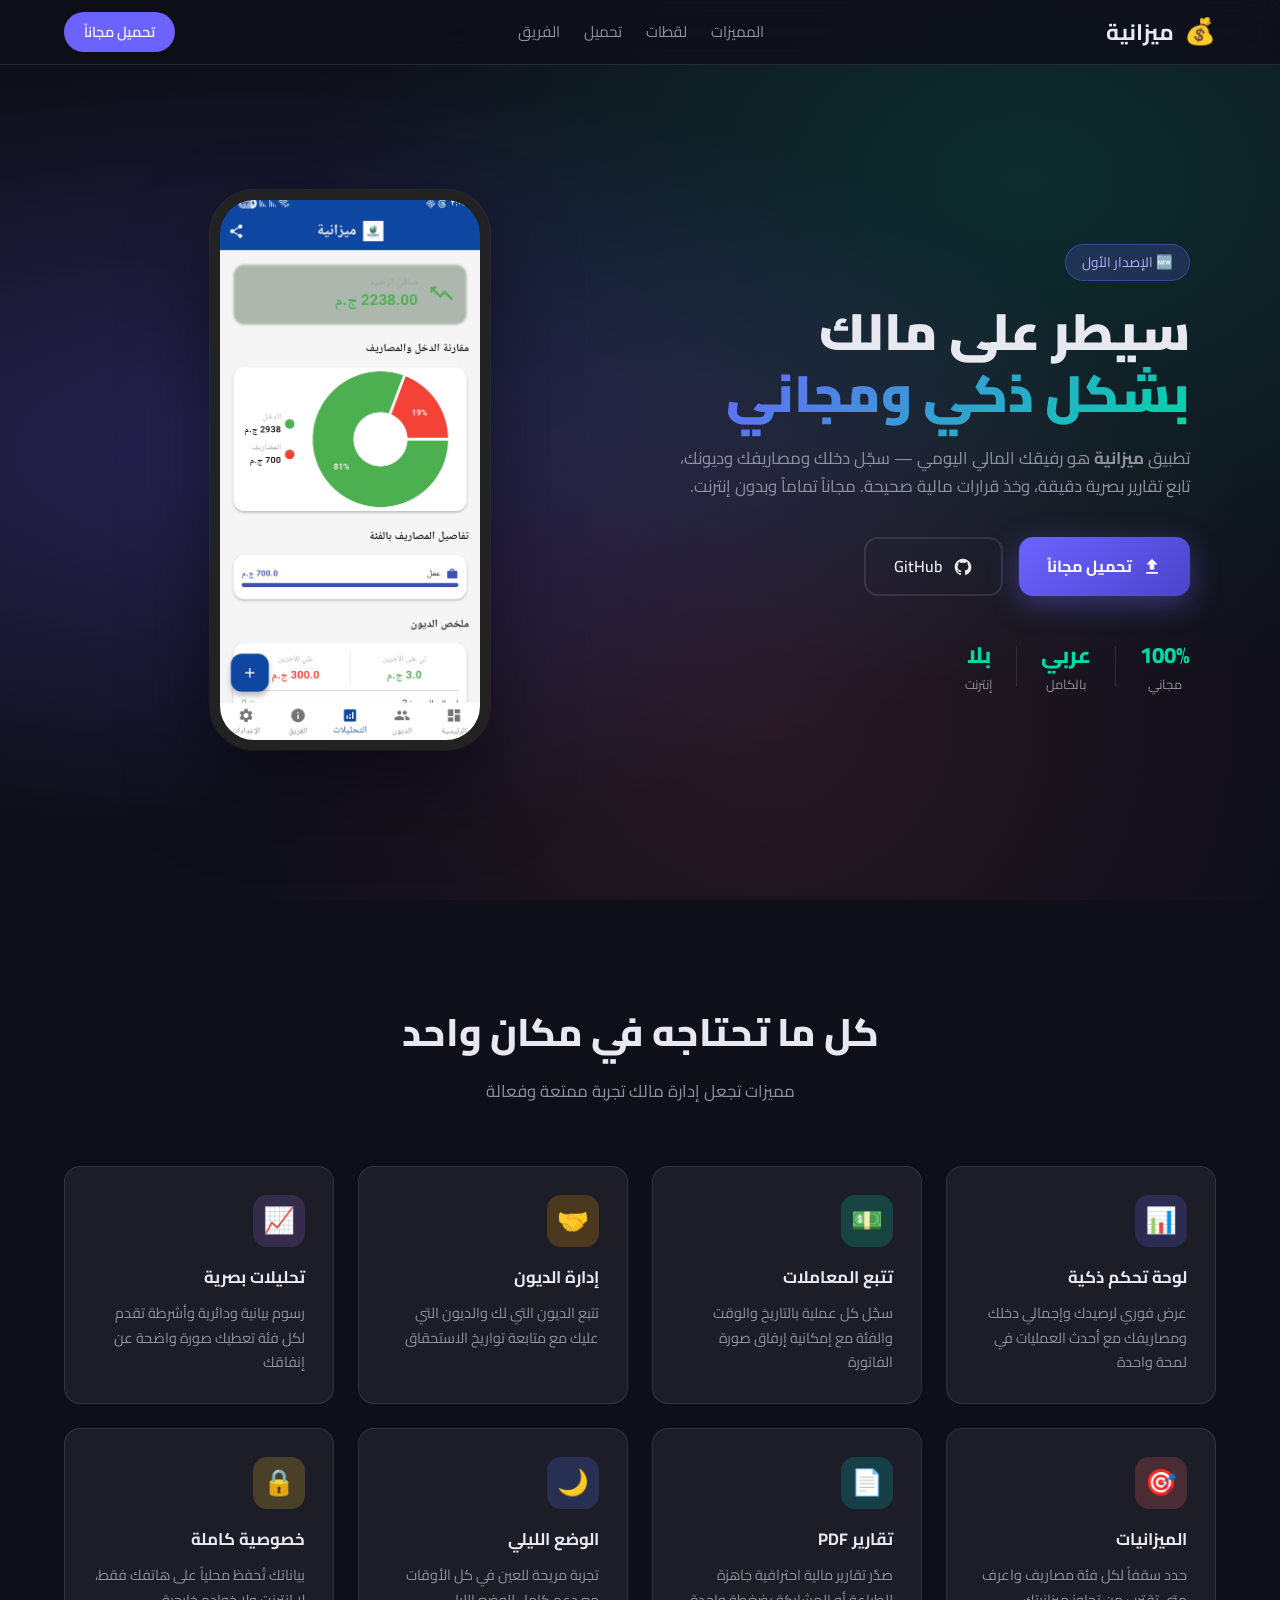
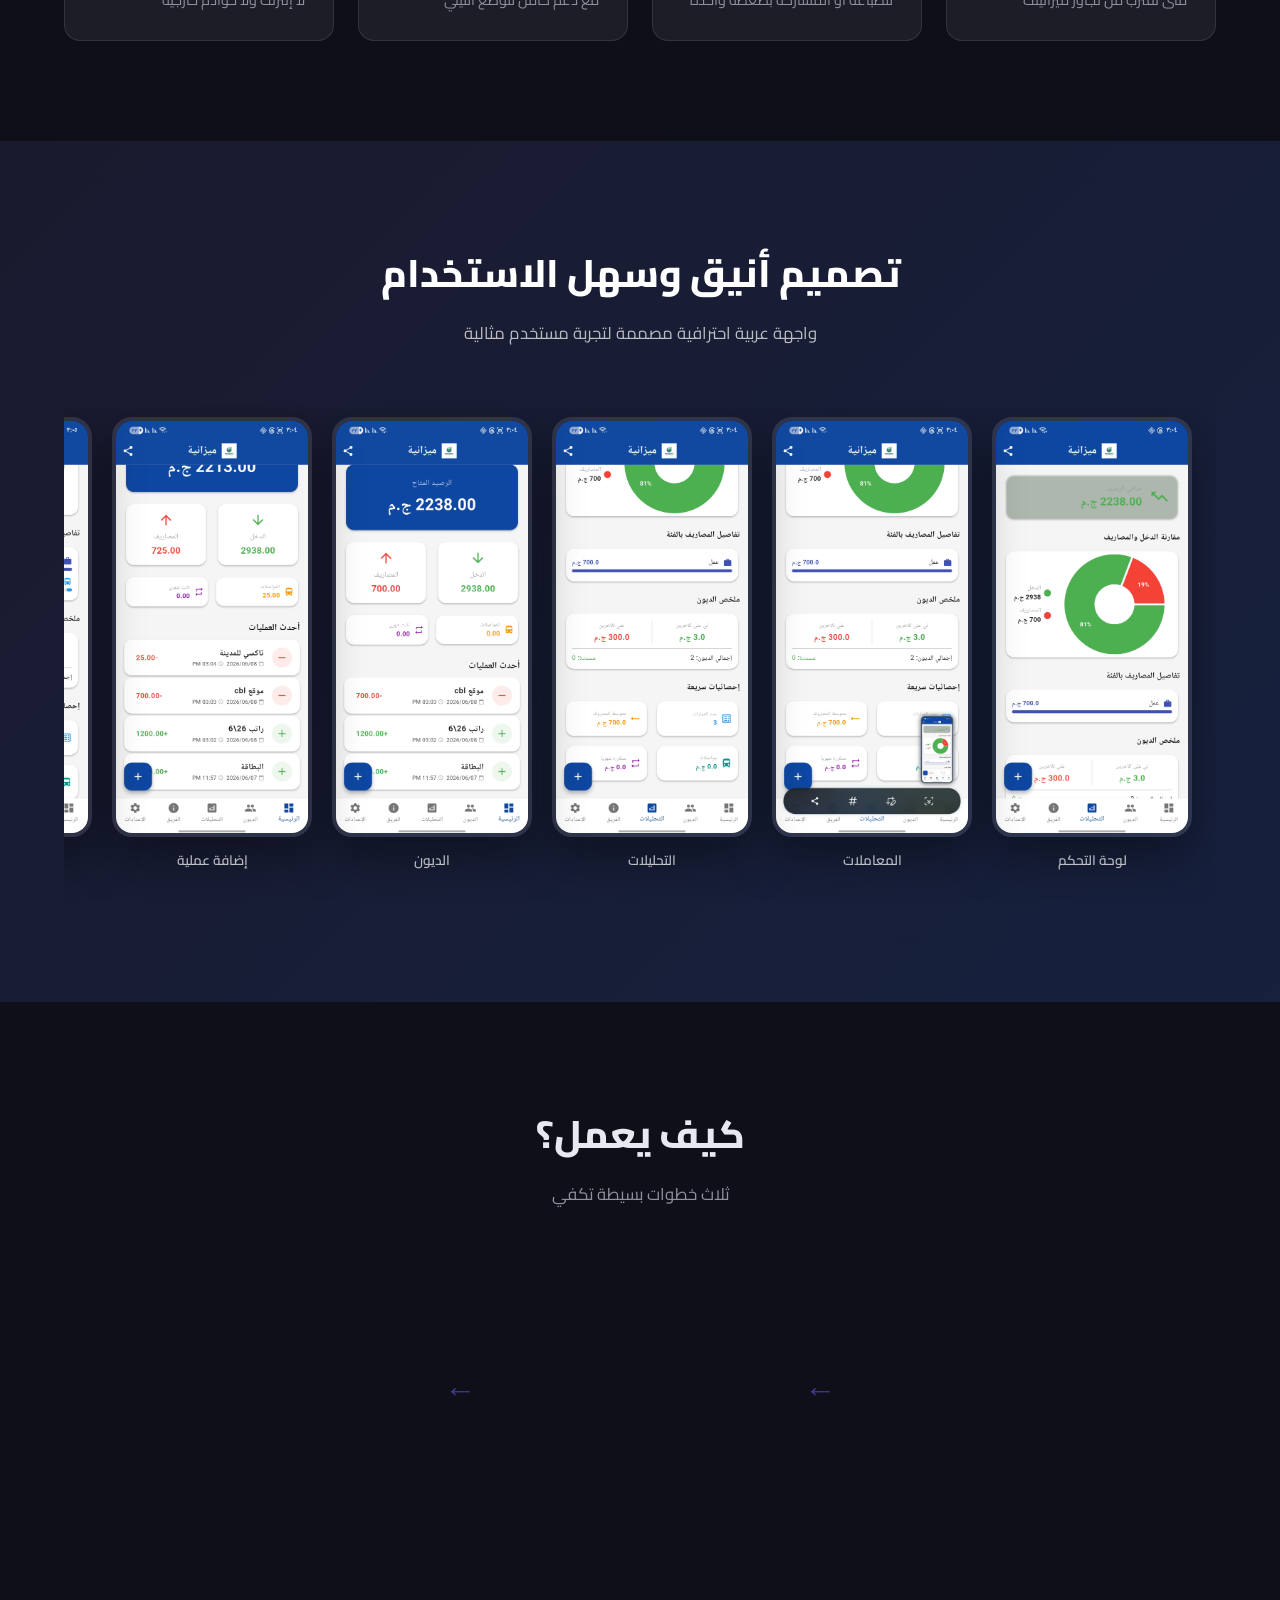
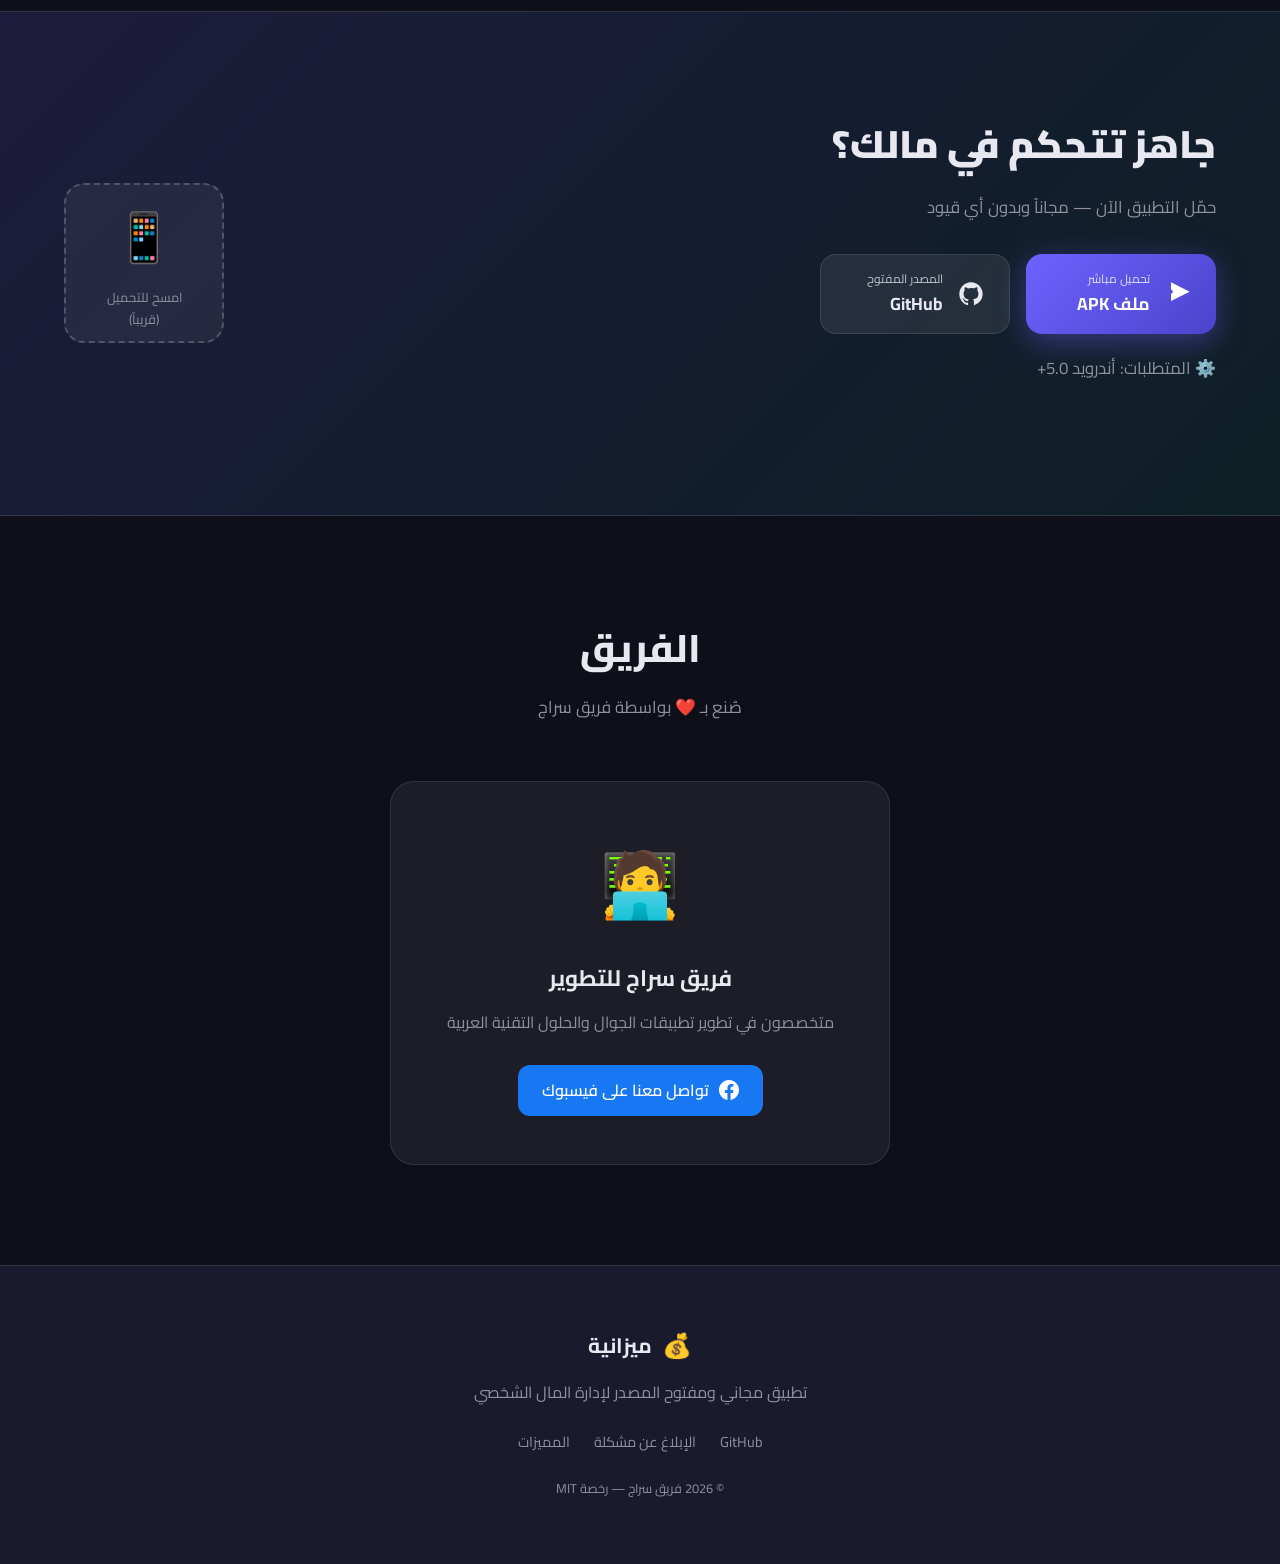
<file: nsher/index.html>
<!DOCTYPE html>
<html lang="ar" dir="rtl">
<head>
  <meta charset="UTF-8" />
  <meta name="viewport" content="width=device-width, initial-scale=1.0" />
  <meta name="description" content="ميزانية - تطبيق إدارة المال الشخصي العربي المجاني. تتبع دخلك ومصاريفك وديونك بسهولة مع تقارير بصرية احترافية." />
  <meta name="keywords" content="ميزانية, إدارة مال, تطبيق عربي, مصاريف, دخل, ديون, تقارير مالية" />
  <meta property="og:title" content="ميزانية - تطبيق إدارة المال الشخصي" />
  <meta property="og:description" content="تطبيق عربي متكامل لإدارة مالية ذكية وسهلة على هاتفك" />
  <meta property="og:type" content="website" />
  <title>ميزانية - تطبيق إدارة المال الشخصي</title>
  <link rel="preconnect" href="https://fonts.googleapis.com" />
  <link rel="preconnect" href="https://fonts.gstatic.com" crossorigin />
  <link href="https://fonts.googleapis.com/css2?family=Cairo:wght@300;400;600;700;900&display=swap" rel="stylesheet" />
  <link rel="stylesheet" href="style.css" />
</head>
<body>

  <!-- ===== HEADER / NAV ===== -->
  <header class="navbar">
    <div class="container nav-inner">
      <div class="logo">
        <div class="logo-icon">💰</div>
        <span>ميزانية</span>
      </div>
      <nav>
        <a href="#features">المميزات</a>
        <a href="#screenshots">لقطات</a>
        <a href="#download">تحميل</a>
        <a href="#team">الفريق</a>
      </nav>
      <a href="#download" class="btn-nav">تحميل مجاناً</a>
    </div>
  </header>

  <!-- ===== HERO ===== -->
  <section class="hero">
    <div class="hero-bg"></div>
    <div class="container hero-inner">
      <div class="hero-text">
        <div class="badge">🆕 الإصدار الأول</div>
        <h1>سيطر على مالك<br /><span class="gradient-text">بشكل ذكي ومجاني</span></h1>
        <p class="hero-desc">
          تطبيق <strong>ميزانية</strong> هو رفيقك المالي اليومي — سجّل دخلك ومصاريفك وديونك،
          تابع تقارير بصرية دقيقة، وخذ قرارات مالية صحيحة. مجاناً تماماً وبدون إنترنت.
        </p>
        <div class="hero-actions">
          <a href="#download" class="btn-primary">
            <svg width="20" height="20" viewBox="0 0 24 24" fill="currentColor"><path d="M5 20h14v-2H5v2zm7-18L5.33 9h3.84v6h5.66V9h3.84L12 2z"/></svg>
            تحميل مجاناً
          </a>
          <a href="https://github.com/KhledAboaesh/mizania" class="btn-secondary" target="_blank">
            <svg width="20" height="20" viewBox="0 0 24 24" fill="currentColor"><path d="M12 2C6.477 2 2 6.484 2 12.017c0 4.425 2.865 8.18 6.839 9.504.5.092.682-.217.682-.483 0-.237-.008-.868-.013-1.703-2.782.605-3.369-1.343-3.369-1.343-.454-1.158-1.11-1.466-1.11-1.466-.908-.62.069-.608.069-.608 1.003.07 1.531 1.032 1.531 1.032.892 1.53 2.341 1.088 2.91.832.092-.647.35-1.088.636-1.338-2.22-.253-4.555-1.113-4.555-4.951 0-1.093.39-1.988 1.029-2.688-.103-.253-.446-1.272.098-2.65 0 0 .84-.27 2.75 1.026A9.564 9.564 0 0112 6.844c.85.004 1.705.115 2.504.337 1.909-1.296 2.747-1.027 2.747-1.027.546 1.379.202 2.398.1 2.651.64.7 1.028 1.595 1.028 2.688 0 3.848-2.339 4.695-4.566 4.943.359.309.678.92.678 1.855 0 1.338-.012 2.419-.012 2.747 0 .268.18.58.688.482A10.019 10.019 0 0022 12.017C22 6.484 17.522 2 12 2z"/></svg>
            GitHub
          </a>
        </div>
        <div class="hero-stats">
          <div class="stat"><span class="stat-num">100%</span><span class="stat-label">مجاني</span></div>
          <div class="stat-divider"></div>
          <div class="stat"><span class="stat-num">عربي</span><span class="stat-label">بالكامل</span></div>
          <div class="stat-divider"></div>
          <div class="stat"><span class="stat-num">بلا</span><span class="stat-label">إنترنت</span></div>
        </div>
      </div>
      <div class="hero-phone">
        <div class="phone-mockup">
          <div class="phone-screen">
            <img src="../im/Screenshot_٢٠٢٦٠٦٠٨_١٥٠٤١١.jpg" alt="لقطة شاشة التطبيق" />
          </div>
        </div>
      </div>
    </div>
  </section>

  <!-- ===== FEATURES ===== -->
  <section class="features" id="features">
    <div class="container">
      <div class="section-header">
        <h2>كل ما تحتاجه في مكان واحد</h2>
        <p>مميزات تجعل إدارة مالك تجربة ممتعة وفعالة</p>
      </div>
      <div class="features-grid">
        <div class="feature-card">
          <div class="feature-icon icon-blue">📊</div>
          <h3>لوحة تحكم ذكية</h3>
          <p>عرض فوري لرصيدك وإجمالي دخلك ومصاريفك مع أحدث العمليات في لمحة واحدة</p>
        </div>
        <div class="feature-card">
          <div class="feature-icon icon-green">💵</div>
          <h3>تتبع المعاملات</h3>
          <p>سجّل كل عملية بالتاريخ والوقت والفئة مع إمكانية إرفاق صورة الفاتورة</p>
        </div>
        <div class="feature-card">
          <div class="feature-icon icon-orange">🤝</div>
          <h3>إدارة الديون</h3>
          <p>تتبع الديون التي لك والديون التي عليك مع متابعة تواريخ الاستحقاق</p>
        </div>
        <div class="feature-card">
          <div class="feature-icon icon-purple">📈</div>
          <h3>تحليلات بصرية</h3>
          <p>رسوم بيانية ودائرية وأشرطة تقدم لكل فئة تعطيك صورة واضحة عن إنفاقك</p>
        </div>
        <div class="feature-card">
          <div class="feature-icon icon-red">🎯</div>
          <h3>الميزانيات</h3>
          <p>حدد سقفاً لكل فئة مصاريف واعرف متى تقترب من تجاوز ميزانيتك</p>
        </div>
        <div class="feature-card">
          <div class="feature-icon icon-teal">📄</div>
          <h3>تقارير PDF</h3>
          <p>صدّر تقارير مالية احترافية جاهزة للطباعة أو المشاركة بضغطة واحدة</p>
        </div>
        <div class="feature-card">
          <div class="feature-icon icon-indigo">🌙</div>
          <h3>الوضع الليلي</h3>
          <p>تجربة مريحة للعين في كل الأوقات مع دعم كامل للوضع الليلي</p>
        </div>
        <div class="feature-card">
          <div class="feature-icon icon-yellow">🔒</div>
          <h3>خصوصية كاملة</h3>
          <p>بياناتك تُحفظ محلياً على هاتفك فقط، لا إنترنت ولا خوادم خارجية</p>
        </div>
      </div>
    </div>
  </section>

  <!-- ===== SCREENSHOTS ===== -->
  <section class="screenshots" id="screenshots">
    <div class="container">
      <div class="section-header light">
        <h2>تصميم أنيق وسهل الاستخدام</h2>
        <p>واجهة عربية احترافية مصممة لتجربة مستخدم مثالية</p>
      </div>
      <div class="screenshots-scroll">
        <div class="screenshots-track">
          <div class="ss-item">
            <img src="../im/Screenshot_٢٠٢٦٠٦٠٨_١٥٠٤١١.jpg" alt="لوحة التحكم" />
            <span>لوحة التحكم</span>
          </div>
          <div class="ss-item">
            <img src="../im/Screenshot_٢٠٢٦٠٦٠٨_١٥٠٤١٣.jpg" alt="قائمة المعاملات" />
            <span>المعاملات</span>
          </div>
          <div class="ss-item">
            <img src="../im/Screenshot_٢٠٢٦٠٦٠٨_١٥٠٤٢٠.jpg" alt="التحليلات" />
            <span>التحليلات</span>
          </div>
          <div class="ss-item">
            <img src="../im/Screenshot_٢٠٢٦٠٦٠٨_١٥٠٤٢٦.jpg" alt="الديون" />
            <span>الديون</span>
          </div>
          <div class="ss-item">
            <img src="../im/Screenshot_٢٠٢٦٠٦٠٨_١٥٠٤٥٤.jpg" alt="إضافة عملية" />
            <span>إضافة عملية</span>
          </div>
          <div class="ss-item">
            <img src="../im/Screenshot_٢٠٢٦٠٦٠٨_١٥٠٥٠٢.jpg" alt="الميزانية" />
            <span>الميزانية</span>
          </div>
          <div class="ss-item">
            <img src="../im/Screenshot_٢٠٢٦٠٦٠٨_١٥٠٥٠٦.jpg" alt="تفاصيل العملية" />
            <span>تفاصيل العملية</span>
          </div>
          <div class="ss-item">
            <img src="../im/Screenshot_٢٠٢٦٠٦٠٨_١٥٠٥١٠.jpg" alt="الإعدادات" />
            <span>الإعدادات</span>
          </div>
          <div class="ss-item">
            <img src="../im/Screenshot_٢٠٢٦٠٦٠٨_١٥٠٥١٨.jpg" alt="الفريق" />
            <span>الفريق</span>
          </div>
        </div>
      </div>
    </div>
  </section>

  <!-- ===== HOW IT WORKS ===== -->
  <section class="how-it-works">
    <div class="container">
      <div class="section-header">
        <h2>كيف يعمل؟</h2>
        <p>ثلاث خطوات بسيطة تكفي</p>
      </div>
      <div class="steps">
        <div class="step">
          <div class="step-num">١</div>
          <h3>حمّل وافتح</h3>
          <p>حمّل التطبيق وافتحه مباشرة — لا تسجيل حساب ولا إنترنت مطلوب</p>
        </div>
        <div class="step-arrow">←</div>
        <div class="step">
          <div class="step-num">٢</div>
          <h3>سجّل عملياتك</h3>
          <p>أضف دخلك ومصاريفك يومياً مع تصنيفها وإرفاق صور الفواتير</p>
        </div>
        <div class="step-arrow">←</div>
        <div class="step">
          <div class="step-num">٣</div>
          <h3>راقب واستمتع</h3>
          <p>تابع تقاريرك وتحليلاتك واتخذ قرارات مالية أفضل كل يوم</p>
        </div>
      </div>
    </div>
  </section>

  <!-- ===== DOWNLOAD ===== -->
  <section class="download" id="download">
    <div class="container download-inner">
      <div class="download-text">
        <h2>جاهز تتحكم في مالك؟</h2>
        <p>حمّل التطبيق الآن — مجاناً وبدون أي قيود</p>
        <div class="download-badges">
          <a href="https://github.com/KhledAboaesh/mizania/releases/latest/download/mizania.apk" class="download-btn apk-btn">
            <svg width="28" height="28" viewBox="0 0 24 24" fill="currentColor"><path d="M6 2v6l2 2-2 2v6l16-8L6 2zm2 9l8-4-8-4v3l4 1-4 1v3z"/></svg>
            <div>
              <span class="dl-small">تحميل مباشر</span>
              <span class="dl-big">ملف APK</span>
            </div>
          </a>
          <a href="https://github.com/KhledAboaesh/mizania" class="download-btn github-btn" target="_blank">
            <svg width="28" height="28" viewBox="0 0 24 24" fill="currentColor"><path d="M12 2C6.477 2 2 6.484 2 12.017c0 4.425 2.865 8.18 6.839 9.504.5.092.682-.217.682-.483 0-.237-.008-.868-.013-1.703-2.782.605-3.369-1.343-3.369-1.343-.454-1.158-1.11-1.466-1.11-1.466-.908-.62.069-.608.069-.608 1.003.07 1.531 1.032 1.531 1.032.892 1.53 2.341 1.088 2.91.832.092-.647.35-1.088.636-1.338-2.22-.253-4.555-1.113-4.555-4.951 0-1.093.39-1.988 1.029-2.688-.103-.253-.446-1.272.098-2.65 0 0 .84-.27 2.75 1.026A9.564 9.564 0 0112 6.844c.85.004 1.705.115 2.504.337 1.909-1.296 2.747-1.027 2.747-1.027.546 1.379.202 2.398.1 2.651.64.7 1.028 1.595 1.028 2.688 0 3.848-2.339 4.695-4.566 4.943.359.309.678.92.678 1.855 0 1.338-.012 2.419-.012 2.747 0 .268.18.58.688.482A10.019 10.019 0 0022 12.017C22 6.484 17.522 2 12 2z"/></svg>
            <div>
              <span class="dl-small">المصدر المفتوح</span>
              <span class="dl-big">GitHub</span>
            </div>
          </a>
        </div>
        <p class="req-text">⚙️ المتطلبات: أندرويد 5.0+</p>
      </div>
      <div class="download-visual">
        <div class="qr-placeholder">
          <div class="qr-icon">📱</div>
          <p>امسح للتحميل<br/>(قريباً)</p>
        </div>
      </div>
    </div>
  </section>

  <!-- ===== TEAM ===== -->
  <section class="team" id="team">
    <div class="container">
      <div class="section-header">
        <h2>الفريق</h2>
        <p>صُنع بـ ❤️ بواسطة فريق سراج</p>
      </div>
      <div class="team-card">
        <div class="team-avatar">🧑‍💻</div>
        <h3>فريق سراج للتطوير</h3>
        <p>متخصصون في تطوير تطبيقات الجوال والحلول التقنية العربية</p>
        <a href="https://www.facebook.com/profile.php?id=100078414146652" target="_blank" class="social-btn">
          <svg width="20" height="20" viewBox="0 0 24 24" fill="currentColor"><path d="M24 12.073c0-6.627-5.373-12-12-12s-12 5.373-12 12c0 5.99 4.388 10.954 10.125 11.854v-8.385H7.078v-3.47h3.047V9.43c0-3.007 1.792-4.669 4.533-4.669 1.312 0 2.686.235 2.686.235v2.953H15.83c-1.491 0-1.956.925-1.956 1.874v2.25h3.328l-.532 3.47h-2.796v8.385C19.612 23.027 24 18.062 24 12.073z"/></svg>
          تواصل معنا على فيسبوك
        </a>
      </div>
    </div>
  </section>

  <!-- ===== FOOTER ===== -->
  <footer class="footer">
    <div class="container footer-inner">
      <div class="footer-logo">
        <span class="footer-logo-icon">💰</span>
        <span>ميزانية</span>
      </div>
      <p>تطبيق مجاني ومفتوح المصدر لإدارة المال الشخصي</p>
      <div class="footer-links">
        <a href="https://github.com/KhledAboaesh/mizania" target="_blank">GitHub</a>
        <a href="https://github.com/KhledAboaesh/mizania/issues" target="_blank">الإبلاغ عن مشكلة</a>
        <a href="#features">المميزات</a>
      </div>
      <p class="footer-copy">© 2026 فريق سراج — رخصة MIT</p>
    </div>
  </footer>

  <script src="script.js"></script>
</body>
</html>
</file>
<file: nsher/style.css>
/* ===== RESET & BASE ===== */
*, *::before, *::after { box-sizing: border-box; margin: 0; padding: 0; }

:root {
  --primary: #6C63FF;
  --primary-dark: #4B44CC;
  --secondary: #00D9A5;
  --accent: #FF6B6B;
  --dark: #0F0F1A;
  --dark-2: #1A1A2E;
  --dark-3: #16213E;
  --text: #E8E8F0;
  --text-muted: #9090A0;
  --card-bg: rgba(255,255,255,0.06);
  --card-border: rgba(255,255,255,0.1);
  --radius: 16px;
  --shadow: 0 20px 60px rgba(0,0,0,0.4);
}

html { scroll-behavior: smooth; }

body {
  font-family: 'Cairo', 'Segoe UI', sans-serif;
  background: var(--dark);
  color: var(--text);
  line-height: 1.7;
  overflow-x: hidden;
}

.container {
  max-width: 1200px;
  margin: 0 auto;
  padding: 0 24px;
}

a { text-decoration: none; color: inherit; }

/* ===== NAVBAR ===== */
.navbar {
  position: fixed;
  top: 0; left: 0; right: 0;
  z-index: 100;
  background: rgba(15,15,26,0.85);
  backdrop-filter: blur(20px);
  border-bottom: 1px solid var(--card-border);
  padding: 0;
}

.nav-inner {
  display: flex;
  align-items: center;
  justify-content: space-between;
  height: 64px;
  gap: 24px;
}

.logo {
  display: flex;
  align-items: center;
  gap: 10px;
  font-size: 1.4rem;
  font-weight: 700;
  color: var(--text);
}
.logo-icon { font-size: 1.6rem; }

nav { display: flex; gap: 24px; }
nav a {
  color: var(--text-muted);
  font-size: 0.95rem;
  transition: color 0.2s;
}
nav a:hover { color: var(--primary); }

.btn-nav {
  background: var(--primary);
  color: #fff;
  padding: 8px 20px;
  border-radius: 50px;
  font-weight: 600;
  font-size: 0.9rem;
  transition: all 0.3s;
  white-space: nowrap;
}
.btn-nav:hover { background: var(--primary-dark); transform: translateY(-1px); }

/* ===== HERO ===== */
.hero {
  min-height: 100vh;
  display: flex;
  align-items: center;
  position: relative;
  overflow: hidden;
  padding: 100px 0 60px;
}

.hero-bg {
  position: absolute;
  inset: 0;
  background:
    radial-gradient(ellipse at 20% 50%, rgba(108,99,255,0.25) 0%, transparent 60%),
    radial-gradient(ellipse at 80% 20%, rgba(0,217,165,0.15) 0%, transparent 50%),
    radial-gradient(ellipse at 60% 80%, rgba(255,107,107,0.1) 0%, transparent 50%);
}

.hero-inner {
  display: grid;
  grid-template-columns: 1fr 1fr;
  gap: 60px;
  align-items: center;
  position: relative;
  z-index: 1;
}

.badge {
  display: inline-block;
  background: rgba(108,99,255,0.2);
  border: 1px solid rgba(108,99,255,0.4);
  color: #b8b0ff;
  padding: 6px 16px;
  border-radius: 50px;
  font-size: 0.85rem;
  margin-bottom: 20px;
}

.hero h1 {
  font-size: clamp(2rem, 4vw, 3.2rem);
  font-weight: 900;
  line-height: 1.2;
  margin-bottom: 20px;
}

.gradient-text {
  background: linear-gradient(135deg, var(--primary), var(--secondary));
  -webkit-background-clip: text;
  -webkit-text-fill-color: transparent;
  background-clip: text;
}

.hero-desc {
  font-size: 1.05rem;
  color: var(--text-muted);
  margin-bottom: 36px;
  max-width: 520px;
}

.hero-actions {
  display: flex;
  gap: 16px;
  flex-wrap: wrap;
  margin-bottom: 40px;
}

.btn-primary {
  display: flex;
  align-items: center;
  gap: 10px;
  background: linear-gradient(135deg, var(--primary), var(--primary-dark));
  color: #fff;
  padding: 14px 28px;
  border-radius: 14px;
  font-weight: 700;
  font-size: 1rem;
  transition: all 0.3s;
  box-shadow: 0 8px 30px rgba(108,99,255,0.4);
}
.btn-primary:hover { transform: translateY(-3px); box-shadow: 0 12px 40px rgba(108,99,255,0.5); }

.btn-secondary {
  display: flex;
  align-items: center;
  gap: 10px;
  border: 2px solid var(--card-border);
  color: var(--text);
  padding: 14px 28px;
  border-radius: 14px;
  font-weight: 600;
  font-size: 1rem;
  transition: all 0.3s;
}
.btn-secondary:hover { border-color: var(--primary); color: var(--primary); }

.hero-stats {
  display: flex;
  align-items: center;
  gap: 24px;
}
.stat { display: flex; flex-direction: column; align-items: center; }
.stat-num { font-size: 1.4rem; font-weight: 800; color: var(--secondary); }
.stat-label { font-size: 0.8rem; color: var(--text-muted); }
.stat-divider { width: 1px; height: 40px; background: var(--card-border); }

/* Phone mockup */
.hero-phone { display: flex; justify-content: center; align-items: center; }

.phone-mockup {
  width: 280px;
  height: 560px;
  background: #111;
  border-radius: 44px;
  border: 10px solid #222;
  box-shadow:
    0 40px 80px rgba(0,0,0,0.5),
    0 0 0 1px rgba(255,255,255,0.08),
    inset 0 0 0 1px rgba(255,255,255,0.05);
  overflow: hidden;
  position: relative;
  animation: float 4s ease-in-out infinite;
}

@keyframes float {
  0%, 100% { transform: translateY(0); }
  50% { transform: translateY(-12px); }
}

.phone-screen {
  width: 100%; height: 100%; overflow: hidden;
}
.phone-screen img { width: 100%; height: 100%; object-fit: cover; }

/* ===== FEATURES ===== */
.features { padding: 100px 0; }

.section-header {
  text-align: center;
  margin-bottom: 60px;
}
.section-header h2 { font-size: clamp(1.6rem, 3vw, 2.4rem); font-weight: 800; margin-bottom: 12px; }
.section-header p { color: var(--text-muted); font-size: 1.05rem; }
.section-header.light h2 { color: #fff; }
.section-header.light p { color: rgba(255,255,255,0.7); }

.features-grid {
  display: grid;
  grid-template-columns: repeat(auto-fit, minmax(260px, 1fr));
  gap: 24px;
}

.feature-card {
  background: var(--card-bg);
  border: 1px solid var(--card-border);
  border-radius: var(--radius);
  padding: 28px;
  transition: all 0.3s;
  position: relative;
  overflow: hidden;
}

.feature-card::before {
  content: '';
  position: absolute;
  top: 0; left: 0; right: 0;
  height: 3px;
  background: linear-gradient(90deg, var(--primary), var(--secondary));
  opacity: 0;
  transition: opacity 0.3s;
}
.feature-card:hover { transform: translateY(-6px); border-color: var(--primary); }
.feature-card:hover::before { opacity: 1; }

.feature-icon {
  width: 52px; height: 52px;
  border-radius: 14px;
  display: flex; align-items: center; justify-content: center;
  font-size: 1.6rem;
  margin-bottom: 16px;
}
.icon-blue { background: rgba(108,99,255,0.2); }
.icon-green { background: rgba(0,217,165,0.2); }
.icon-orange { background: rgba(255,165,0,0.2); }
.icon-purple { background: rgba(150,100,220,0.2); }
.icon-red { background: rgba(255,107,107,0.2); }
.icon-teal { background: rgba(0,200,200,0.2); }
.icon-indigo { background: rgba(80,120,255,0.2); }
.icon-yellow { background: rgba(255,200,50,0.2); }

.feature-card h3 { font-size: 1.05rem; font-weight: 700; margin-bottom: 10px; }
.feature-card p { color: var(--text-muted); font-size: 0.9rem; }

/* ===== SCREENSHOTS ===== */
.screenshots {
  padding: 100px 0;
  background: linear-gradient(135deg, var(--dark-2), var(--dark-3));
  overflow: hidden;
}

.screenshots-scroll { overflow-x: auto; padding-bottom: 20px; cursor: grab; }
.screenshots-scroll:active { cursor: grabbing; }

.screenshots-track {
  display: flex;
  gap: 20px;
  width: max-content;
  padding: 10px 24px;
}

.ss-item {
  display: flex;
  flex-direction: column;
  align-items: center;
  gap: 12px;
  flex-shrink: 0;
}

.ss-item img {
  width: 200px;
  height: 420px;
  object-fit: cover;
  border-radius: 20px;
  border: 4px solid rgba(255,255,255,0.1);
  box-shadow: 0 20px 50px rgba(0,0,0,0.4);
  transition: transform 0.3s;
}
.ss-item:hover img { transform: scale(1.05); }
.ss-item span {
  font-size: 0.85rem;
  color: rgba(255,255,255,0.7);
  font-weight: 600;
}

/* ===== HOW IT WORKS ===== */
.how-it-works { padding: 100px 0; }

.steps {
  display: flex;
  align-items: center;
  gap: 24px;
  flex-wrap: wrap;
  justify-content: center;
  margin-top: 60px;
}

.step {
  background: var(--card-bg);
  border: 1px solid var(--card-border);
  border-radius: var(--radius);
  padding: 36px 28px;
  text-align: center;
  max-width: 280px;
  flex: 1;
  min-width: 220px;
}

.step-num {
  width: 60px; height: 60px;
  background: linear-gradient(135deg, var(--primary), var(--secondary));
  border-radius: 50%;
  display: flex; align-items: center; justify-content: center;
  font-size: 1.5rem;
  font-weight: 900;
  margin: 0 auto 20px;
}

.step h3 { font-size: 1.1rem; font-weight: 700; margin-bottom: 10px; }
.step p { color: var(--text-muted); font-size: 0.9rem; }

.step-arrow {
  font-size: 2rem;
  color: var(--primary);
  opacity: 0.5;
}

/* ===== DOWNLOAD ===== */
.download {
  padding: 100px 0;
  background: linear-gradient(135deg, rgba(108,99,255,0.15), rgba(0,217,165,0.08));
  border-top: 1px solid var(--card-border);
  border-bottom: 1px solid var(--card-border);
}

.download-inner {
  display: grid;
  grid-template-columns: 1fr auto;
  gap: 60px;
  align-items: center;
}

.download-text h2 { font-size: clamp(1.8rem, 3vw, 2.6rem); font-weight: 900; margin-bottom: 16px; }
.download-text > p { color: var(--text-muted); margin-bottom: 32px; font-size: 1.05rem; }

.download-badges { display: flex; gap: 16px; flex-wrap: wrap; margin-bottom: 20px;}

.download-btn {
  display: flex;
  align-items: center;
  gap: 14px;
  padding: 14px 24px;
  border-radius: 16px;
  transition: all 0.3s;
  min-width: 190px;
}

.dl-small { display: block; font-size: 0.75rem; opacity: 0.8; }
.dl-big { display: block; font-size: 1.1rem; font-weight: 700; }

.apk-btn {
  background: linear-gradient(135deg, var(--primary), var(--primary-dark));
  color: #fff;
  box-shadow: 0 8px 30px rgba(108,99,255,0.4);
}
.apk-btn:hover { transform: translateY(-3px); box-shadow: 0 14px 40px rgba(108,99,255,0.5); }

.github-btn {
  background: rgba(255,255,255,0.08);
  color: var(--text);
  border: 1px solid var(--card-border);
}
.github-btn:hover { background: rgba(255,255,255,0.15); transform: translateY(-3px); }

.req-text { color: var(--text-muted); font-size: 0.85rem; }

.download-visual {
  display: flex;
  justify-content: center;
  align-items: center;
}

.qr-placeholder {
  width: 160px; height: 160px;
  background: rgba(255,255,255,0.06);
  border: 2px dashed rgba(255,255,255,0.2);
  border-radius: 20px;
  display: flex;
  flex-direction: column;
  align-items: center;
  justify-content: center;
  gap: 10px;
  text-align: center;
}
.qr-icon { font-size: 3rem; }
.qr-placeholder p { font-size: 0.8rem; color: var(--text-muted); }

/* ===== TEAM ===== */
.team { padding: 100px 0; }

.team-card {
  max-width: 500px;
  margin: 0 auto;
  background: var(--card-bg);
  border: 1px solid var(--card-border);
  border-radius: 24px;
  padding: 48px 40px;
  text-align: center;
  transition: all 0.3s;
}
.team-card:hover { transform: translateY(-6px); border-color: var(--primary); }

.team-avatar {
  font-size: 4rem;
  margin-bottom: 20px;
}

.team-card h3 { font-size: 1.4rem; font-weight: 700; margin-bottom: 12px; }
.team-card p { color: var(--text-muted); margin-bottom: 28px; }

.social-btn {
  display: inline-flex;
  align-items: center;
  gap: 10px;
  background: #1877F2;
  color: #fff;
  padding: 12px 24px;
  border-radius: 12px;
  font-weight: 600;
  transition: all 0.3s;
}
.social-btn:hover { background: #1565d8; transform: translateY(-2px); }

/* ===== FOOTER ===== */
.footer {
  padding: 60px 0 40px;
  background: var(--dark-2);
  border-top: 1px solid var(--card-border);
}

.footer-inner { text-align: center; }

.footer-logo {
  display: flex;
  align-items: center;
  justify-content: center;
  gap: 10px;
  font-size: 1.3rem;
  font-weight: 700;
  margin-bottom: 12px;
}
.footer-logo-icon { font-size: 1.5rem; }
.footer > .container > p { color: var(--text-muted); margin-bottom: 24px; }

.footer-links {
  display: flex;
  justify-content: center;
  gap: 24px;
  flex-wrap: wrap;
  margin-bottom: 24px;
}
.footer-links a { color: var(--text-muted); font-size: 0.9rem; transition: color 0.2s; }
.footer-links a:hover { color: var(--primary); }

.footer-copy { color: #666; font-size: 0.8rem; }

/* ===== SCROLLBAR ===== */
.screenshots-scroll::-webkit-scrollbar { height: 6px; }
.screenshots-scroll::-webkit-scrollbar-track { background: rgba(255,255,255,0.05); border-radius: 3px; }
.screenshots-scroll::-webkit-scrollbar-thumb { background: var(--primary); border-radius: 3px; }

/* ===== RESPONSIVE ===== */
@media (max-width: 900px) {
  .hero-inner { grid-template-columns: 1fr; text-align: center; }
  .hero-phone { order: -1; }
  .phone-mockup { width: 220px; height: 440px; }
  .hero-actions { justify-content: center; }
  .hero-stats { justify-content: center; }
  nav { display: none; }
  .download-inner { grid-template-columns: 1fr; text-align: center; }
  .download-visual { display: none; }
  .download-badges { justify-content: center; }
}
</file>
